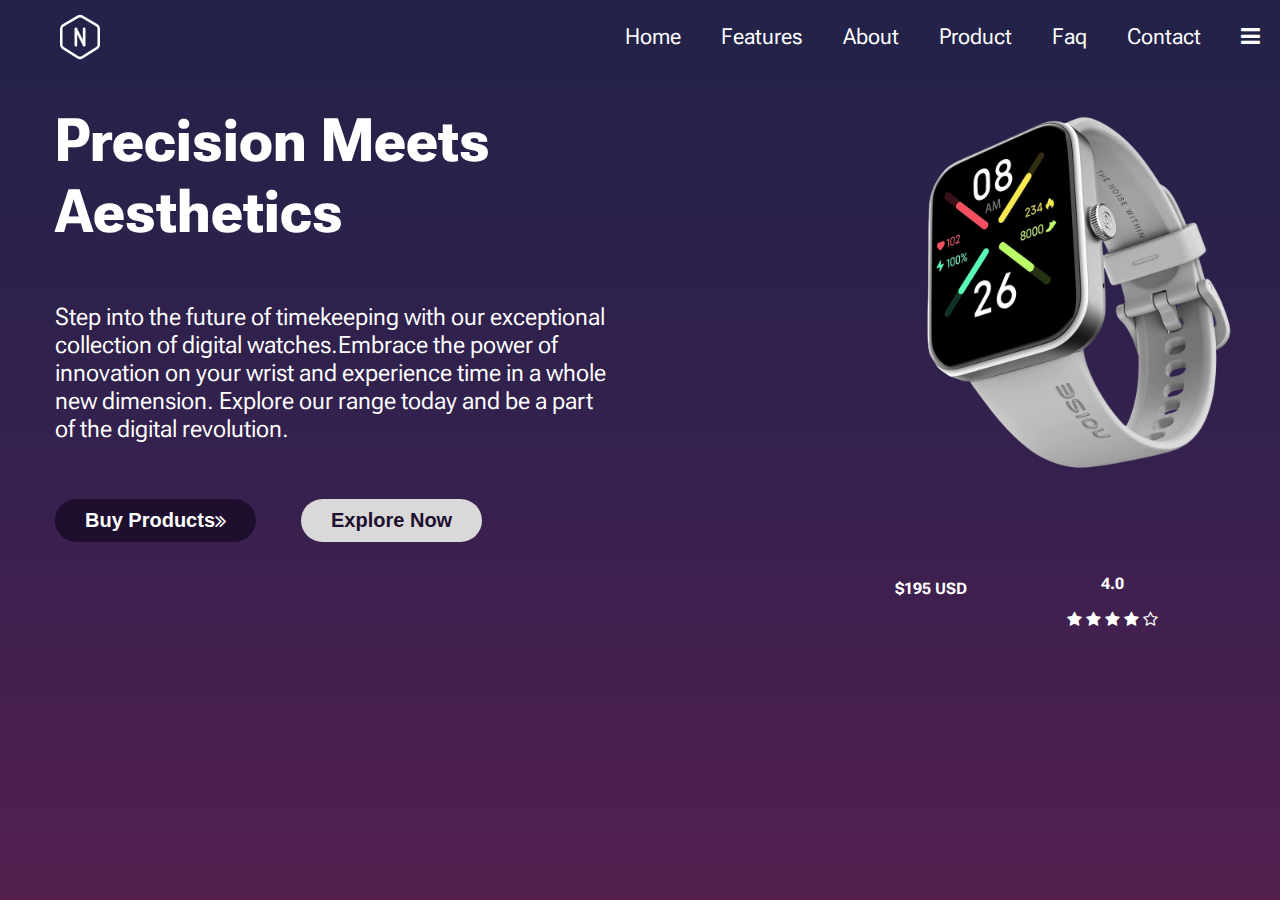
<file: index.html>
<!DOCTYPE html>
<html lang="en">
<head>
    <meta charset="UTF-8">
    <meta name="viewport" content="width=device-width, initial-scale=1.0">
    <title>Nova Watches</title>
    <link rel="stylesheet" type="text/css" href="styles.css">
    <link rel="icon" type="image/x-icon" href="/Img/tabler_hexagon-letter-n.png">
    <link href="https://fonts.googleapis.com/css2?family=Roboto+Flex:wght@100&display=swap" rel="stylesheet">
    <link rel="stylesheet" href="https://cdnjs.cloudflare.com/ajax/libs/font-awesome/4.7.0/css/font-awesome.min.css">
</head>
<body>
    <header>
        <nav class="menu-container">
            <!-- burger menu -->
            <input type="checkbox" aria-label="Toggle menu" />
            <span></span>
            <span></span>
            <span></span>
          
            <!-- logo -->
            <a class="menu-logo">
              <img src="Img/tabler_hexagon-letter-n.png" alt="My Awesome Website"/>
            </a>
          
            <div class="menu">
              <ul>
                <li> <a href="">Home</a> </li>
                <li> <a href="">Features</a> </li>
                <li> <a href="">About</a> </li>
                <li> <a href="">Product</a> </li>
                <li> <a href="">Faq</a> </li>
                <li> <a href="">Contact</a> </li>
                <li> <a class="fa fa-bars"></a></li>
              </ul>
            </div>
          </nav>
    </header>
    <div class="text">
    <h1>Precision Meets </br> Aesthetics</h1>
    <h6>Step into the future of timekeeping with our exceptional </br> 
        collection of digital watches.Embrace the power of </br> 
        innovation on your wrist and experience time in a whole </br>
        new dimension. Explore our range today and be a part </br>
        of the digital revolution.</h6>
        <img class="watch" src="Img/watch.png">
    </div>

    <div class="button-container">
        <button type="button" class="buy-btn">Buy Products <a class="fa fa fa-angle-double-right"></a></button>
        <button type="button" class="explore">Explore Now</button>
   </div>
<div class="pro-info">
    <ul>
        <li>
            <h4>$195
                 USD</h4></li>
            
        </li>
        <li>
            <p>4.0</p>
            <span class="fa fa-star checked"></span>
            <span class="fa fa-star checked"></span>
            <span class="fa fa-star checked"></span>
            <span class="fa fa-star checked"></span>
            <span class="fa fa-star-o "></span>
        </li>
    </ul>
</div>
</div>
</body>
</html>
</file>
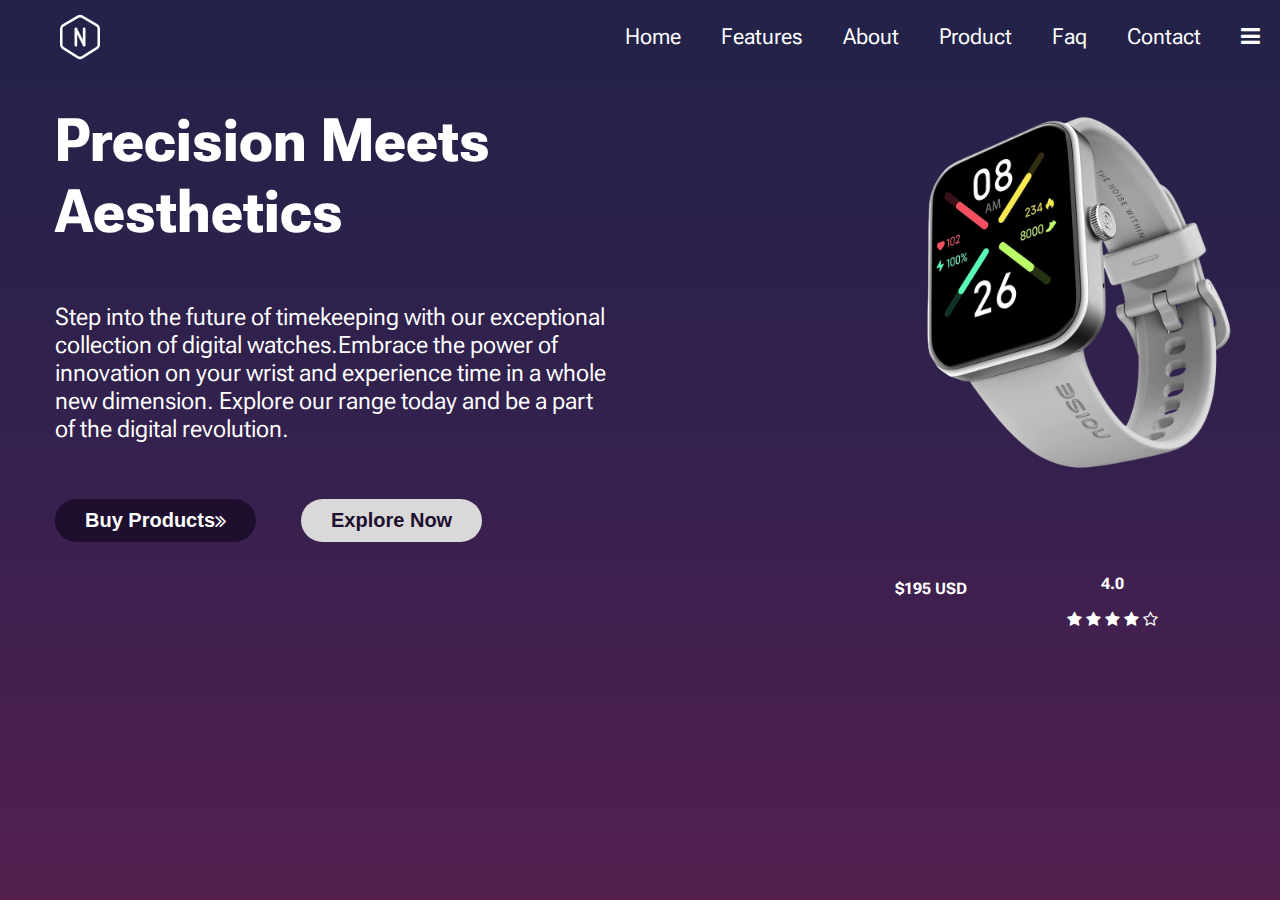
<file: home.html>
<!DOCTYPE html>
<html lang="en">
<head>
    <meta charset="UTF-8">
    <meta name="viewport" content="width=device-width, initial-scale=1.0">
    <title>Nova Watches</title>
    <link rel="stylesheet" type="text/css" href="styles.css">
    <link rel="icon" type="image/x-icon" href="/Img/tabler_hexagon-letter-n.png">
    <link href="https://fonts.googleapis.com/css2?family=Roboto+Flex:wght@100&display=swap" rel="stylesheet">
    <link rel="stylesheet" href="https://cdnjs.cloudflare.com/ajax/libs/font-awesome/4.7.0/css/font-awesome.min.css">
</head>
<body>
    <header>
        <nav class="menu-container">
            <!-- burger menu -->
            <input type="checkbox" aria-label="Toggle menu" />
            <span></span>
            <span></span>
            <span></span>
          
            <!-- logo -->
            <a class="menu-logo">
              <img src="Img/tabler_hexagon-letter-n.png" alt="My Awesome Website"/>
            </a>
          
            <div class="menu">
              <ul>
                <li> <a href="">Home</a> </li>
                <li> <a href="">Features</a> </li>
                <li> <a href="">About</a> </li>
                <li> <a href="">Product</a> </li>
                <li> <a href="">Faq</a> </li>
                <li> <a href="">Contact</a> </li>
                <li> <a class="fa fa-bars"></a></li>
              </ul>
            </div>
          </nav>
    </header>
    <div class="text">
    <h1>Precision Meets </br> Aesthetics</h1>
    <h6>Step into the future of timekeeping with our exceptional </br> 
        collection of digital watches.Embrace the power of </br> 
        innovation on your wrist and experience time in a whole </br>
        new dimension. Explore our range today and be a part </br>
        of the digital revolution.</h6>
        <img class="watch" src="Img/watch.png">
    </div>

    <div class="button-container">
        <button type="button" class="buy-btn">Buy Products <a class="fa fa fa-angle-double-right"></a></button>
        <button type="button" class="explore">Explore Now</button>
   </div>
<div class="pro-info">
    <ul>
        <li>
            <h4>$195
                 USD</h4></li>
            
        </li>
        <li>
            <p>4.0</p>
            <span class="fa fa-star checked"></span>
            <span class="fa fa-star checked"></span>
            <span class="fa fa-star checked"></span>
            <span class="fa fa-star checked"></span>
            <span class="fa fa-star-o "></span>
        </li>
    </ul>
</div>
</div>
</body>
</html>
</file>
<file: styles.css>
@import url('https://fonts.googleapis.com/css2?family=Roboto+Flex:wght@100&display=swap');
html{
    background-image: -webkit-gradient(linear, left top, left bottom, from(rgba(34, 34, 72, 1)) , color-stop(rgba(52, 33, 78, 1)) , to(rgba(84, 31, 79, 1)));
    background-image: -o-linear-gradient(top, rgba(34, 34, 72, 1) , rgba(52, 33, 78, 1) , rgba(84, 31, 79, 1));
    background-image: linear-gradient(to bottom, rgba(34, 34, 72, 1) , rgba(52, 33, 78, 1) , rgba(84, 31, 79, 1));
    background-repeat: repeat-x;
    background-size: 100%;
    height: 100vh;
    color: #fff;
    font-family: 'Roboto Flex', sans-serif;
    
}

::-webkit-scrollbar {
  display: none;
}
body{
  scroll-behavior: smooth;
  margin-left: 55px;
}
h1{
    color: #FFF;
    font-size: 60px;
    font-style: normal;
    font-weight: 700;
    line-height: normal;
}

h6{
    color: #FFF;
    font-size: 24px;
    font-style: normal;
    font-weight: 400;
    line-height: normal;
}

/* THE BUY BUTTON*/

.button-container {
  display: -webkit-box;
  display: -ms-flexbox;
  display: flex;
  gap: 45px;

}

.buy-btn{
font-weight: 600;
font-size: 20px;
color: #fff;
background-color: #1e0f2e;
padding: 10px 30px;
border: none;
border-radius: 50px;
-webkit-transition : 468ms;
-o-transition : 468ms;
transition : 468ms;
-webkit-transform: translateY(0);
    -ms-transform: translateY(0);
        transform: translateY(0);
display: -webkit-box;
display: -ms-flexbox;
display: flex;
-webkit-box-align: center;
    -ms-flex-align: center;
        align-items: center;
cursor: pointer;
}

.explore{
    font-size: 20px;
    font-style: normal;
    font-weight: 600;
    line-height: normal;
    color: #1E0F2E;
    background-color: #D9D9D9;
    padding: 10px 30px;
    border: none;
    border-radius: 50px;
    -webkit-transition : 468ms;
    -o-transition : 468ms;
    transition : 468ms;
    -webkit-transform: translateY(0);
        -ms-transform: translateY(0);
            transform: translateY(0);
    display: -webkit-box;
    display: -ms-flexbox;
    display: flex;
    -webkit-box-align: center;
        -ms-flex-align: center;
            align-items: center;
    cursor: pointer;
    }

/* THE WATCH IMAGE*/

.watch{
width: 400px;
height: 400px;
float: right;
margin-top: -400px;
}

.menu-container {
    position: relative;
    display: -webkit-box;
    display: -ms-flexbox;
    display: flex;
    -webkit-box-align: center;
        -ms-flex-align: center;
            align-items: center;
    margin-bottom: 20px;
    color: #fff;

    z-index: 1;
    -webkit-user-select: none;
    -moz-user-select: none;
     -ms-user-select: none;
         user-select: none;
    -webkit-box-sizing: border-box;
            box-sizing: border-box;
  }
  
  .menu-logo {
    line-height: 0;
  }
  
  .menu-logo img {
    max-height: 50px;
    max-width: 50px;
    -ms-flex-negative: 0;
        flex-shrink: 0;
    
  }
  
  .menu-container a {
    text-decoration: none;
    color: #fff;
    -webkit-transition: color 0.3s ease;
    -o-transition: color 0.3s ease;
    transition: color 0.3s ease;
  }
  
  .menu-container a:hover {
    color: #00C6A7;
  }
  
  .menu-container input {
    display: block;
    width: 35px;
    height: 25px;
    margin: 0;
    position: absolute;
    cursor: pointer;
    -webkit-touch-callout: none;
  }
  
  .menu li {
    padding: 10px 0;
    font-size: 22px;
  }

  
  /* desktop styles */
  @media only screen and (min-width: 768px) { 
    .menu-container {
      width: 100%;
    }
  
    .menu-container a {
      color: #fff;
    }
  
    .menu-container input {
      display: none;
    }
  
    .menu {
      position: relative;
      width: 100%;
      display: -webkit-box;
      display: -ms-flexbox;
      display: flex;
      -webkit-box-pack: justify;
          -ms-flex-pack: justify;
              justify-content: space-between;
              float: right;
    }
  
    .menu ul {
      display: -webkit-box;
      display: -ms-flexbox;
      display: flex;
      padding: 0 ;
      list-style: none;
      margin-left: 500px;
    }
  
    .menu li {
      padding: 0 20px;
      font-size: 22px;
    }
  }
  .checked {
    color: white;
  }

  .pro-info li {
    padding-left:100PX;
  }

  .pro-info ul{
    text-align: center;
    font-weight: bolder;
    line-height: 20px;
    display: flex;
    list-style: none;
    margin-left: 700px;
  }
</file>
